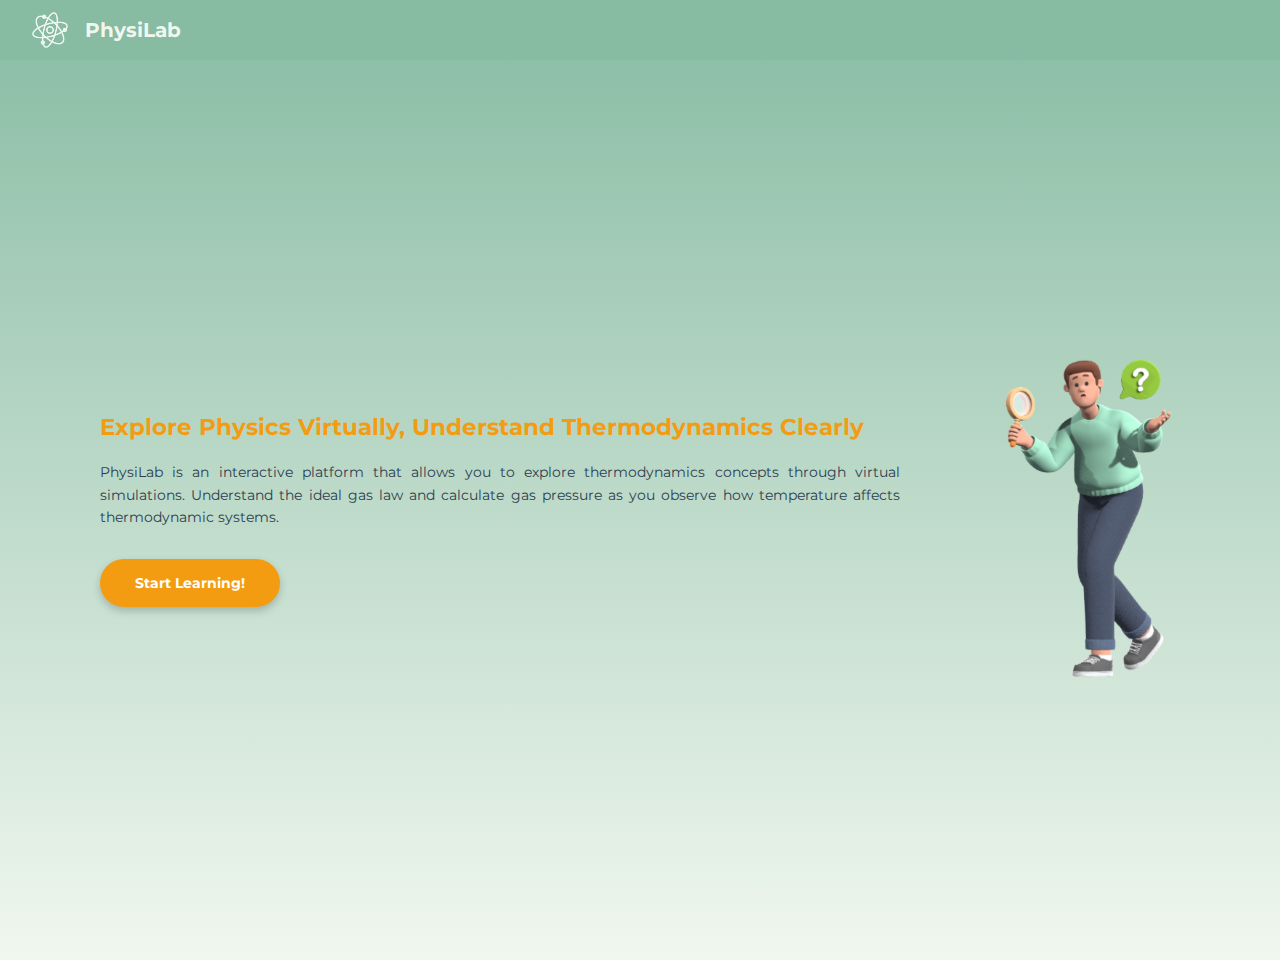
<file: index.html>
<!DOCTYPE html>
<html lang="en">
<head>
    <meta charset="UTF-8">
    <meta name="viewport" content="width=device-width, initial-scale=1.0">
    <title>Physilab</title>
    <link href="https://fonts.googleapis.com/css2?family=Montserrat:wght@400;700&display=swap" rel="stylesheet">
    <link rel="stylesheet" href="styles.css">
    <link rel="icon" href="images/logo3.png">
</head>
<body>
    <header class="header">
        <div class="logo-container">
            <img src="images/logo.png" alt="PhysiLab Logo" class="logo">
            <h1>PhysiLab</h1>
        </div>
    </header>

    <div class="content-container">
        <div class="text-content">
            <h1>Explore Physics Virtually, Understand Thermodynamics Clearly</h1>
            <p>
                PhysiLab is an interactive platform that allows you to explore thermodynamics concepts through virtual simulations. Understand the ideal gas law and calculate gas pressure as you observe how temperature affects thermodynamic systems.
            </p>
            <div class="button-container">
                <a href="login.html" class="btn-start">Start Learning!</a>
            </div>
        </div>
        <div class="image-content">
            <img src="images/orang.png" alt="Illustration">
        </div>
    </div>
</body>
</html>
</file>
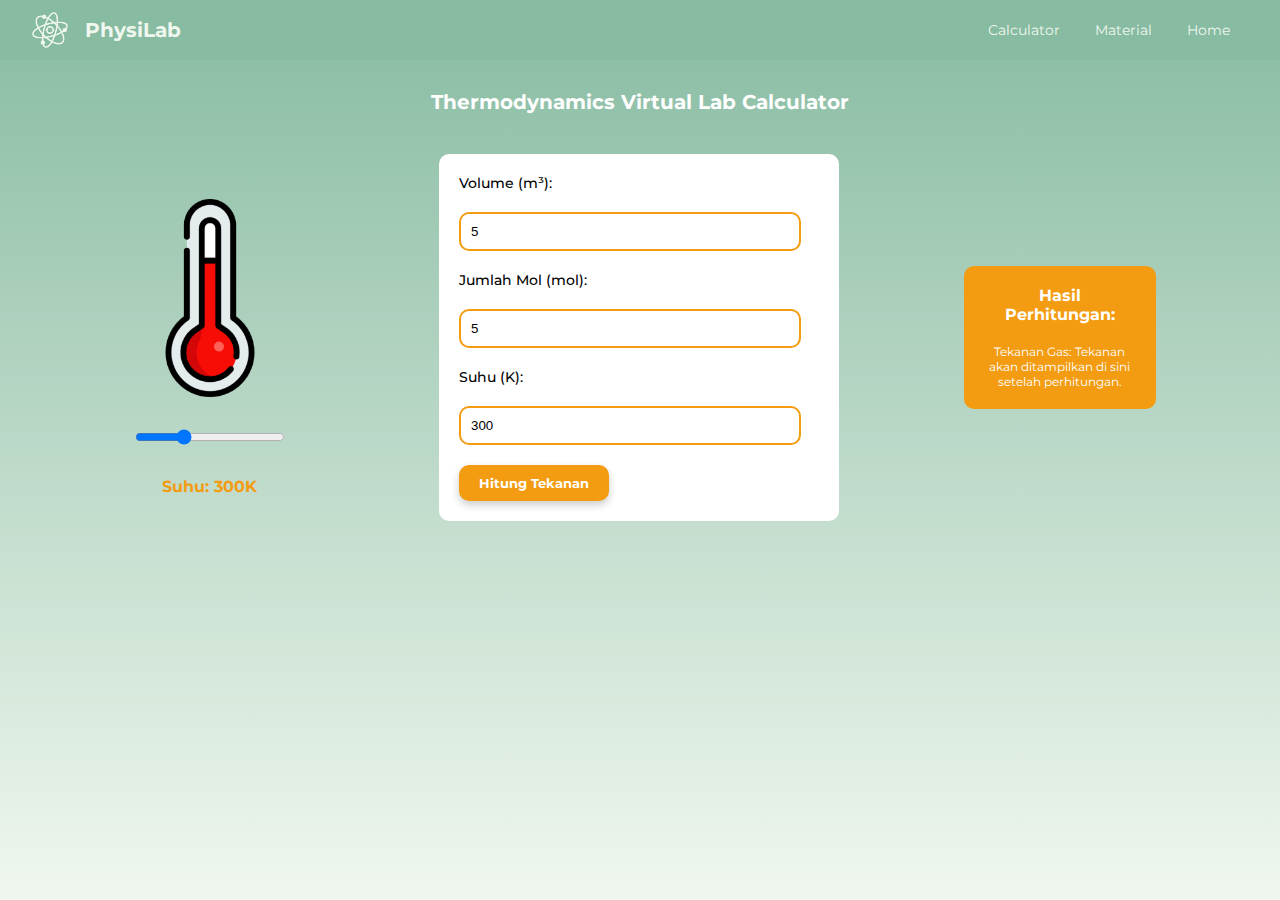
<file: calc.html>
<!DOCTYPE html>
<html lang="id">
<head>
    <meta charset="UTF-8">
    <meta name="viewport" content="width=device-width, initial-scale=1.0">
    <title>PhysiLab</title>
    <link href="https://fonts.googleapis.com/css2?family=Montserrat:wght@400;700&display=swap" rel="stylesheet">
    <link rel="stylesheet" href="styles.css">
    <link rel="icon" href="images/logo3.png">
</head>
<body>
    <header class="header">
        <div class="logo-container">
            <img src="images/logo.png" alt="PhysiLab Logo" class="logo">
            <h1>PhysiLab</h1>
        </div>
        <nav class="nav-links-mobile-only">
            <a href="landing.html" class="home-link">Home</a>
        </nav>
        <nav class="nav-links">
            <a href="calc.html">Calculator</a>
            <a href="material.html">Material</a>
            <a href="landing.html">Home</a>
        </nav>
    </header>

    <p class="below-header-text">Thermodynamics Virtual Lab Calculator</p>

    <div class="lab-container">
        <div class="thermometer-container">
            <img src="images/thermometer.png" alt="Termometer" class="thermometer">
            <input type="range" min="273" max="373" value="300" id="suhuSlider" oninput="updateSuhu(this.value)">
            <p id="suhuValue">Suhu: 300K</p>
        </div>
        <div class="input-container">
            <label for="volume">Volume (m³):</label>
            <input type="number" id="volume" placeholder="Masukkan volume dalam m³" value="5">
            <label for="mol">Jumlah Mol (mol):</label>
            <input type="number" id="mol" placeholder="Masukkan jumlah mol" value="5">
            <label for="suhu">Suhu (K):</label>
            <input type="number" id="suhu" value="300" readonly>
            <button onclick="hitungTekanan()">Hitung Tekanan</button>
        </div>
        <div class="result-container">
            <h3>Hasil Perhitungan:</h3>
            <p id="tekananOutput">Tekanan Gas: Tekanan akan ditampilkan di sini setelah perhitungan.</p>
        </div>
    </div>

    <script src="content.js"></script>
</body>
</html>
</file>
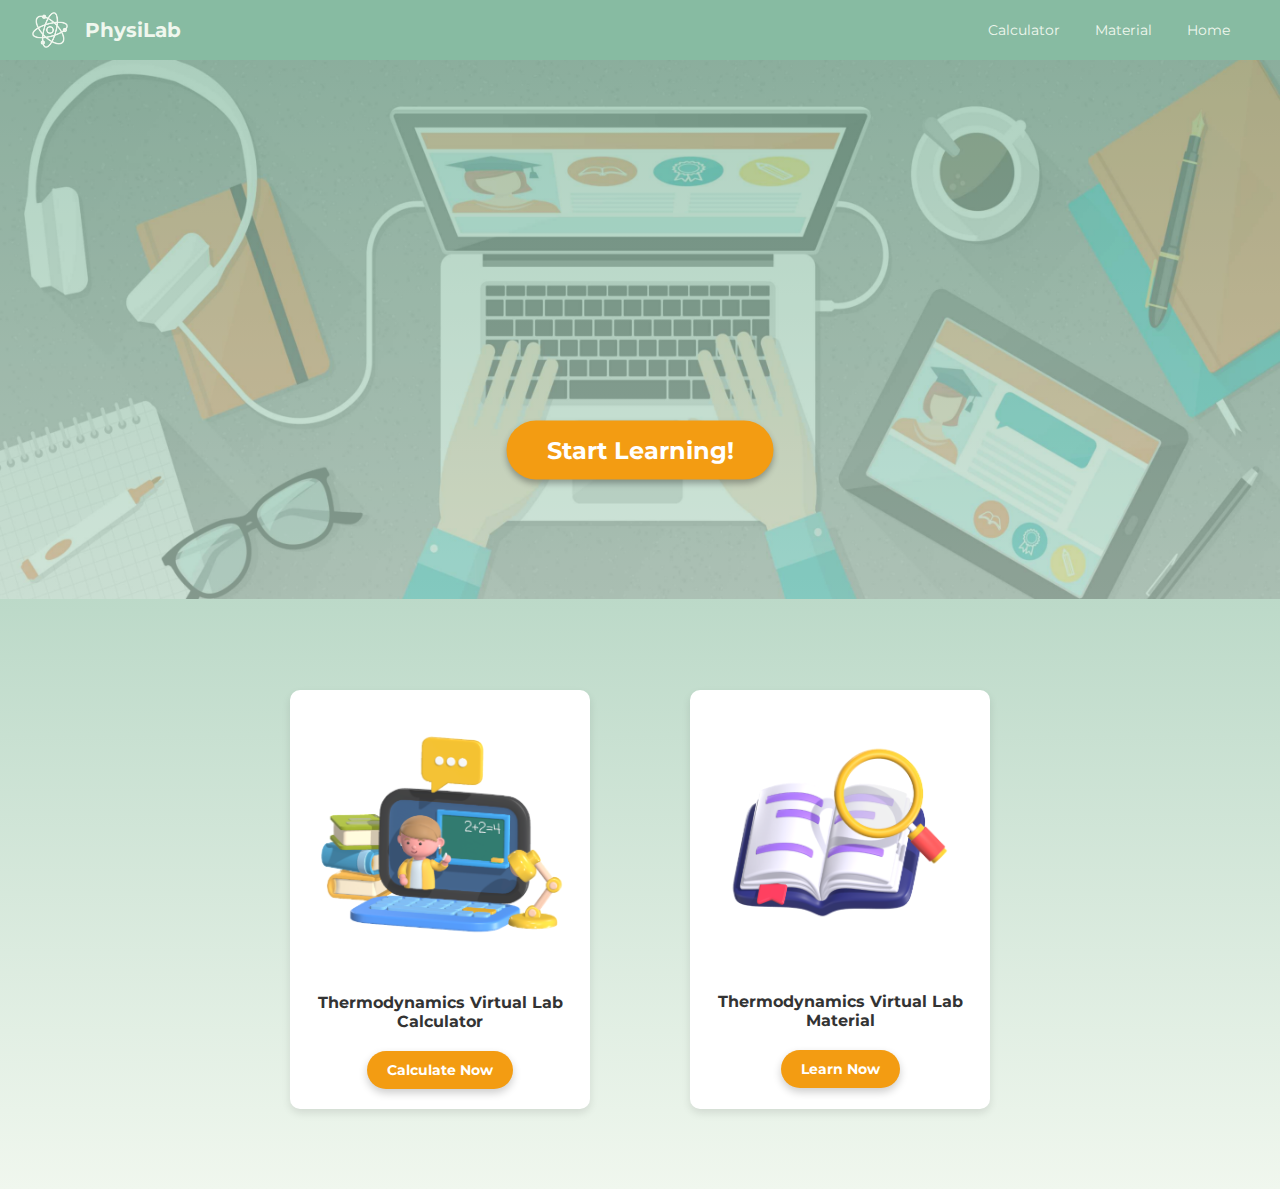
<file: landing.html>
<!DOCTYPE html>
<html lang="en">
<head>
    <meta charset="UTF-8">
    <meta name="viewport" content="width=device-width, initial-scale=1.0">
    <title>Physilab</title>
    <link href="https://fonts.googleapis.com/css2?family=Montserrat:wght@400;700&display=swap" rel="stylesheet">
    <link rel="stylesheet" href="styles.css">
</head>
<body>
    <header class="header">
        <div class="logo-container">
            <img src="images/logo.png" alt="PhysiLab Logo" class="logo">
            <h1>PhysiLab</h1>
        </div>
        <nav class="nav-links">
            <a href="calc.html">Calculator</a>
            <a href="material.html">Material</a>
            <a href="landing.html">Home</a>
        </nav>
    </header>

    <div class="bg-image-container">
        <img src="images/bg1.png" alt="Background" class="bg-image">
        <div class="cta-button-container">
            <a href="#" class="cta-btn">Start Learning!</a>
        </div>
    </div>

    <section id="courses-section" class="courses-section">
        <div class="course-card">
            <img src="images/calc.png" alt="Thermodynamics Virtual Lab Calculator">
            <h3>Thermodynamics Virtual Lab Calculator</h3>
            <a href="calc.html" class="join-btn">Calculate Now</a>
        </div>
        <div class="course-card">
            <img src="images/exe.png" alt="Thermodynamics Virtual Lab Exercise">
            <h3>Thermodynamics Virtual Lab Material</h3>
            <a href="material.html" class="join-btn">Learn Now</a>
        </div>
    </section>

    <script src="landing.js"></script>
</body>
</html>
</file>
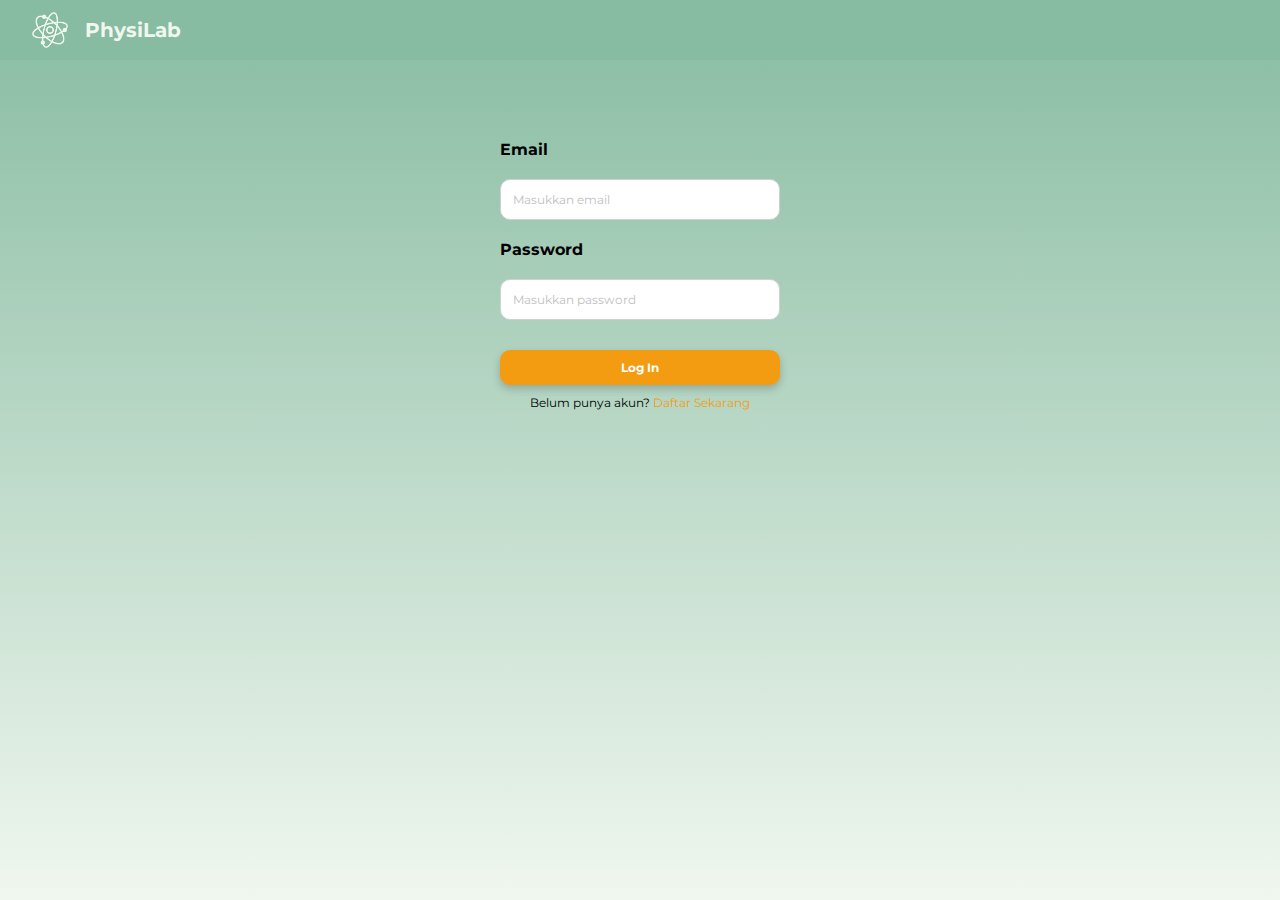
<file: login.html>
<!DOCTYPE html>
<html lang="en">
<head>
    <meta charset="UTF-8">
    <meta name="viewport" content="width=device-width, initial-scale=1.0">
    <title>Physilab</title>
    <link href="https://fonts.googleapis.com/css2?family=Montserrat:wght@400;700&display=swap" rel="stylesheet">

    <link rel="stylesheet" href="styles.css">
    <link rel="icon" href="images/logo3.png">
</head>
<body>
    <header class="header">
        <div class="logo-container">
            <img src="images/logo.png" alt="PhysiLab Logo" class="logo">
            <h1>PhysiLab</h1>
        </div>
    </header>

    <p class="logo-text"></p>

    <div class="login-container">    
        <form id="login-form"> 
            <div class="email">
                <label for="email">Email</label>
                <input type="email" id="email" placeholder="Masukkan email">
            </div>
            <div class="password">
                <label for="password">Password</label>
                <input type="password" id="password" placeholder="Masukkan password">
            </div>
            <button type="submit" class="login-btn">Log In</button>
        </form>
        <div class="signup-option">
            <p>Belum punya akun? <a href="signup.html">Daftar Sekarang</a></p>
        </div>
    </div>

    <script src="login.js"></script>
    
</body>
</html>
</file>
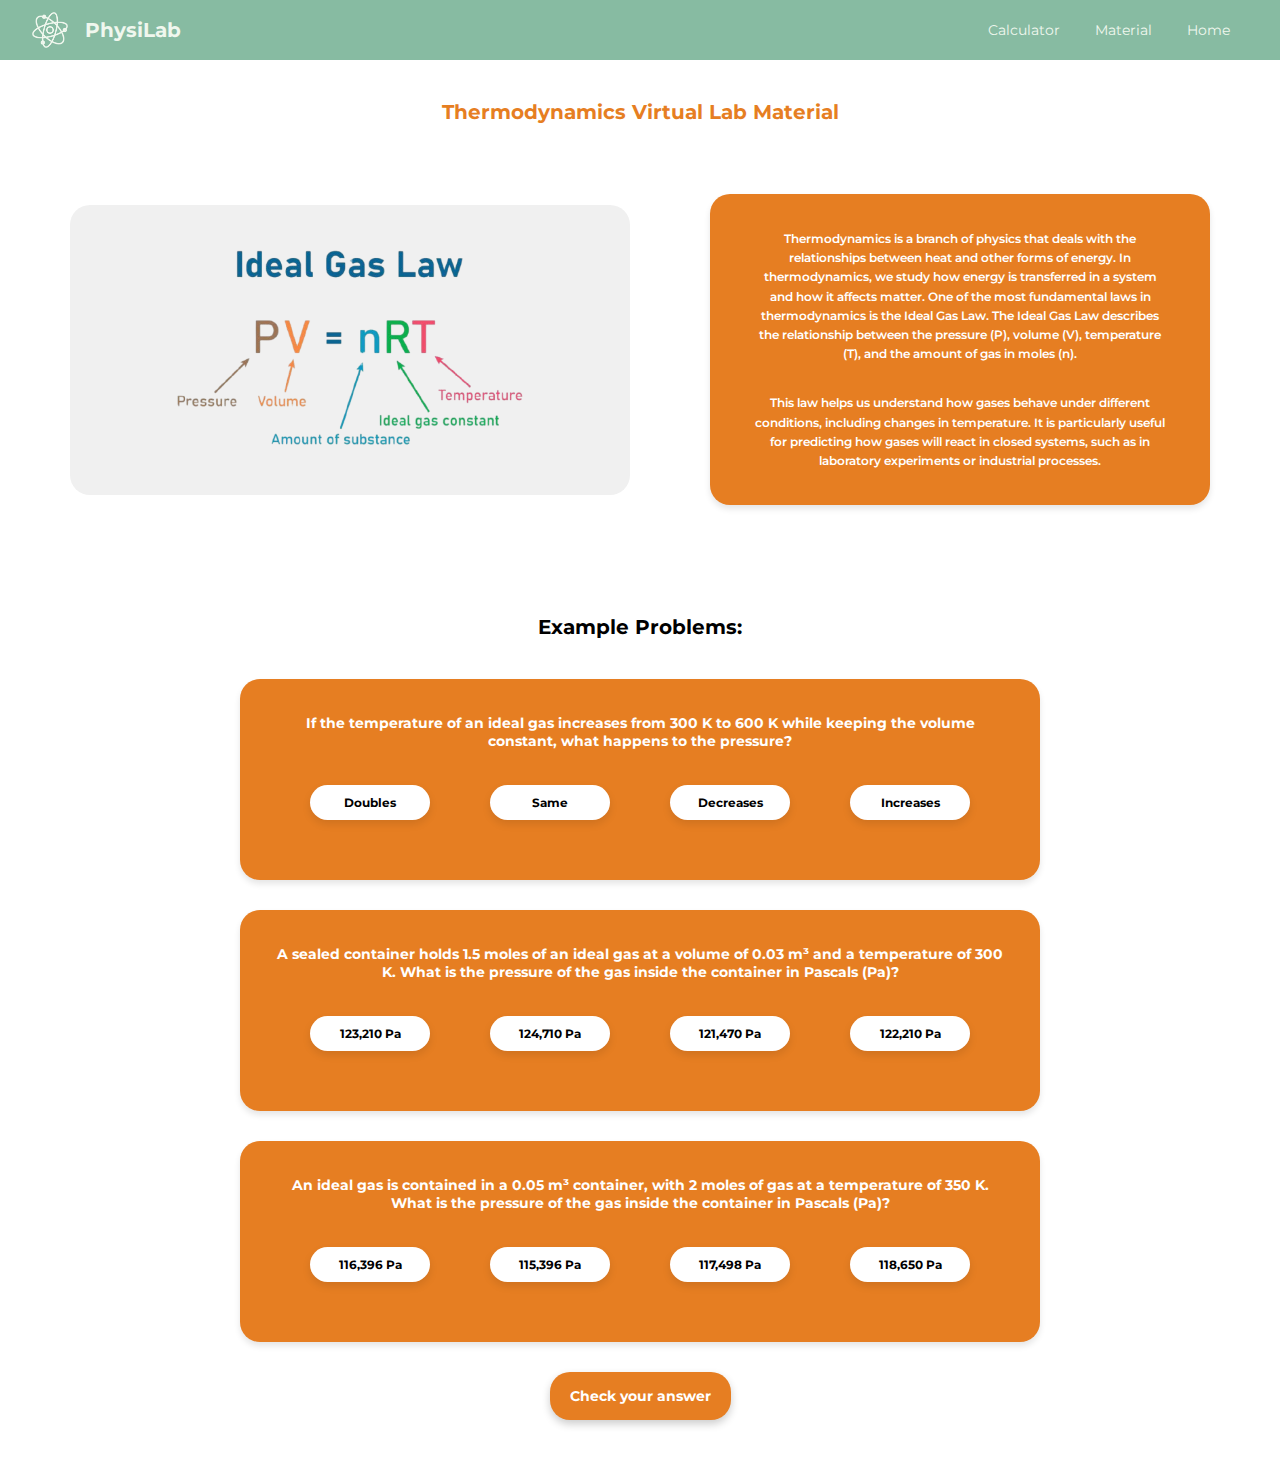
<file: material.html>
<!DOCTYPE html>
<html lang="en">
<head>
    <meta charset="UTF-8">
    <meta name="viewport" content="width=device-width, initial-scale=1.0">
    <title>Physilab</title>
    <link href="https://fonts.googleapis.com/css2?family=Montserrat:wght@400;700&display=swap" rel="stylesheet">
    <link rel="stylesheet" href="styles.css">
    <link rel="icon" href="images/logo3.png">
</head>
<body>
    <header class="header">
        <div class="logo-container">
            <img src="images/logo.png" alt="PhysiLab Logo" class="logo">
            <h1>PhysiLab</h1>
        </div>
        <nav class="nav-links-mobile-only">
            <a href="landing.html" class="home-link">Home</a>
        </nav>
        <nav class="nav-links">
            <a href="calc.html">Calculator</a>
            <a href="material.html">Material</a>
            <a href="landing.html">Home</a>
        </nav>
    </header>

    <p class="below-header-text1">Thermodynamics Virtual Lab Material</p>

    <section class="material-section">
        <div class="rumus-container">
            <img src="images/rumus.png" alt="Rumus" class="rumus">
        </div>
        <div class="text-background">
            <p>
                Thermodynamics is a branch of physics that deals with the relationships between heat and other forms of energy. In thermodynamics, we study how energy is transferred in a system and how it affects matter. One of the most fundamental laws in thermodynamics is the Ideal Gas Law. The Ideal Gas Law describes the relationship between the pressure (P), volume (V), temperature (T), and the amount of gas in moles (n).
            </p>
            <p>
                This law helps us understand how gases behave under different conditions, including changes in temperature. It is particularly useful for predicting how gases will react in closed systems, such as in laboratory experiments or industrial processes.
            </p>
        </div>
    </section>

    <section class="example-problems-section">
        <h2>Example Problems:</h2>
        <!-- First Problem -->
        <div class="problem-container">
            <div class="problem">
                If the temperature of an ideal gas increases from 300 K to 600 K while keeping the volume constant, what happens to the pressure?
            </div>
            <div class="answer-container">
                <div class="answer">
                    <input type="radio" id="option1_1" name="problem1" value="a">
                    <label for="option1_1">Doubles</label>
                </div>
                <div class="answer">
                    <input type="radio" id="option1_2" name="problem1" value="b">
                    <label for="option1_2">Same</label>
                </div>
                <div class="answer">
                    <input type="radio" id="option1_3" name="problem1" value="c">
                    <label for="option1_3">Decreases</label>
                </div>
                <div class="answer">
                    <input type="radio" id="option1_4" name="problem1" value="d">
                    <label for="option1_4">Increases</label>
                </div>
            </div>
            <div id="result1" class="result"></div>
        </div>

        <!-- Second Problem -->
        <div class="problem-container">
            <div class="problem">
                A sealed container holds 1.5 moles of an ideal gas at a volume of 0.03 m³ and a temperature of 300 K. What is the pressure of the gas inside the container in Pascals (Pa)?
            </div>
            <div class="answer-container">
                <div class="answer">
                    <input type="radio" id="option2_1" name="problem2" value="a">
                    <label for="option2_1">123,210 Pa</label>
                </div>
                <div class="answer">
                    <input type="radio" id="option2_2" name="problem2" value="b">
                    <label for="option2_2">124,710 Pa</label>
                </div>
                <div class="answer">
                    <input type="radio" id="option2_3" name="problem2" value="c">
                    <label for="option2_3">121,470 Pa</label>
                </div>
                <div class="answer">
                    <input type="radio" id="option2_4" name="problem2" value="d">
                    <label for="option2_4">122,210 Pa</label>
                </div>
            </div>
            <div id="result2" class="result"></div>
        </div>

        <!-- Third Problem -->
        <div class="problem-container">
            <div class="problem">
                An ideal gas is contained in a 0.05 m³ container, with 2 moles of gas at a temperature of 350 K. What is the pressure of the gas inside the container in Pascals (Pa)?
            </div>
            <div class="answer-container">
                <div class="answer">
                    <input type="radio" id="option3_1" name="problem3" value="a">
                    <label for="option3_1">116,396 Pa</label>
                </div>
                <div class="answer">
                    <input type="radio" id="option3_2" name="problem3" value="b">
                    <label for="option3_2">115,396 Pa</label>
                </div>
                <div class="answer">
                    <input type="radio" id="option3_3" name="problem3" value="c">
                    <label for="option3_3">117,498 Pa</label>
                </div>
                <div class="answer">
                    <input type="radio" id="option3_4" name="problem3" value="d">
                    <label for="option3_4">118,650 Pa</label>
                </div>
            </div>
            <div id="result3" class="result"></div>
        </div>

        <button id="checkAnswerBtn">Check your answer</button>
    </section>

    <script src="content.js"></script>
</body>
</html>
</file>
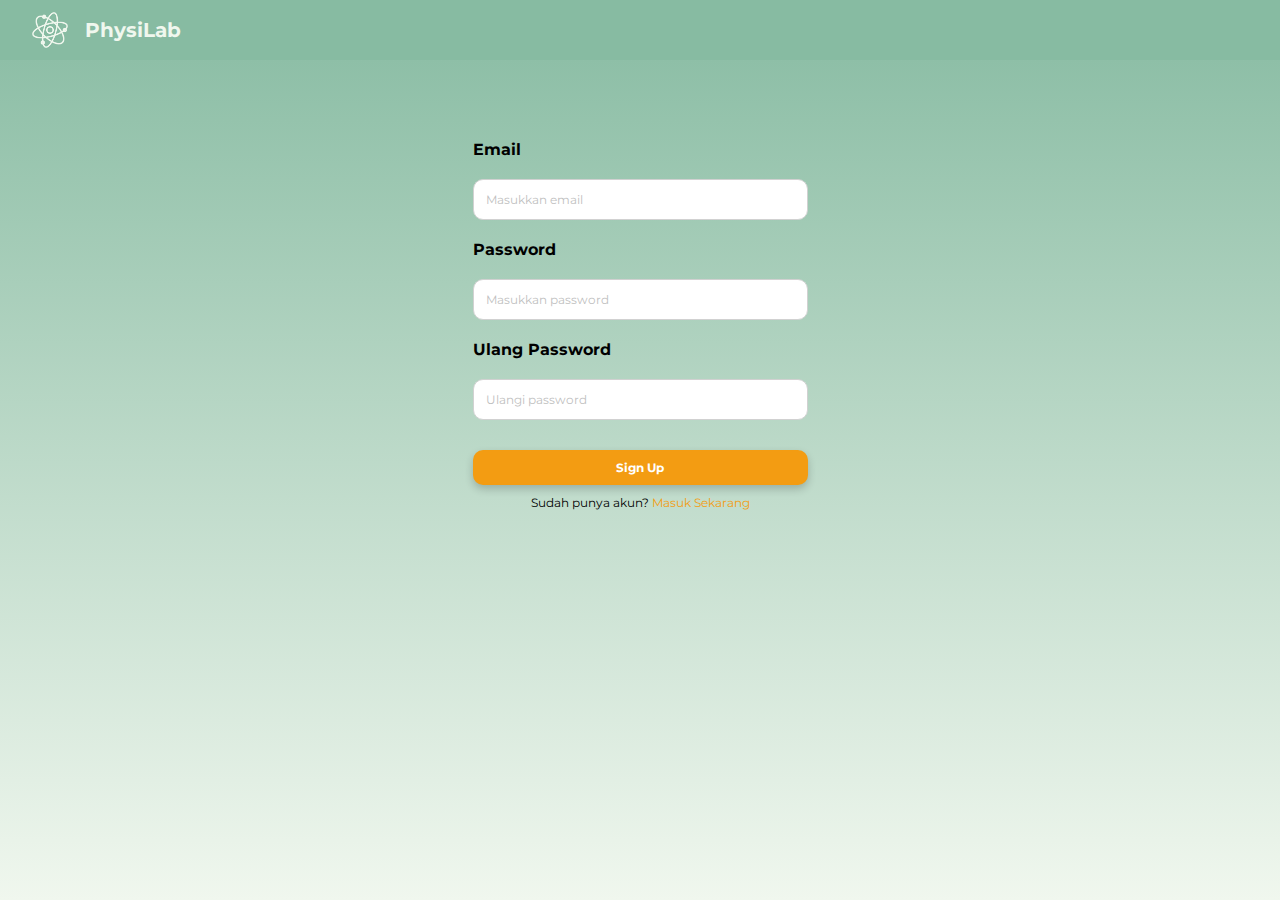
<file: signup.html>
<!DOCTYPE html>
<html lang="en">
<head>
    <meta charset="UTF-8">
    <meta name="viewport" content="width=device-width, initial-scale=1.0">
    <title>Physilab</title>
    <link href="https://fonts.googleapis.com/css2?family=Montserrat:wght@400;700&display=swap" rel="stylesheet">

    <link rel="stylesheet" href="styles.css">
    <link rel="icon" href="images/logo3.png">
</head>
<body>
    <header class="header">
        <div class="logo-container">
            <img src="images/logo.png" alt="PhysiLab Logo" class="logo">
            <h1>PhysiLab</h1>
        </div>
    </header>

    <p class="logo-text-signup"></p>

    <div class="login-container">    
        <form id="signup-form"> 
            <div class="email">
                <label for="email">Email</label>
                <input type="email" id="signup-email" placeholder="Masukkan email">
            </div>
            <div class="password">
                <label for="password">Password</label>
                <input type="password" id="signup-password" placeholder="Masukkan password">
            </div>
            <div class="password">
                <label for="confirm-password">Ulang Password</label>
                <input type="password" id="confirm-password" placeholder="Ulangi password">
            </div>
            <button type="submit" class="signup-btn">Sign Up</button>
        </form>
        <div class="signup-option">
            <p>Sudah punya akun? <a href="login.html">Masuk Sekarang</a></p>
        </div>
    </div>

    <script src="signup.js"></script>

</body>
</html>
</file>
<file: styles.css>
* {
    margin: 0;
    padding: 0;
    box-sizing: border-box;
}

.header {
    background-color: #87bba2;
    padding: 10px 20px;
    display: flex;
    align-items: center;
    justify-content: space-between;
}

.logo-container {
    display: flex;
    align-items: center;
    gap: 15px;
}

.logo {
    margin-left: 10px;
    width: 40px;
    height: 40px;
}

h1 {
    font-size: 20px;
    color: #f0f7ee;
    margin: 0;
}

.nav-links {
    display: flex;
    gap: 5px;
}

.nav-links a {
    font-family: 'Montserrat', sans-serif;
    font-weight: 400;
    text-decoration: none;
    font-size: 14px;
    color: #f0f7ee;
    transition: color 0.3s;
    margin-right: 30px;
}

.nav-links a:hover {
    text-decoration: underline;
    color: #f39c12;
}

.nav-links-mobile-only {
    display: none;
}

body {
    font-family: 'Montserrat', sans-serif;
    background-image: linear-gradient(#87bba2, #f0f7ee);
    margin: 0;
    background-size: cover;
    min-height: 100vh;
}

.bg-image-container {
    width: 100%;
    height: 550px;
    overflow: hidden;
}

.bg-image {
    width: 100%;
    height: 98%;
    object-fit: cover;
}

.content-container {
    display: flex;
    justify-content: space-evenly;
    padding: 20px;
    min-height: 100vh;
    position: relative;
    align-items: center;
}

.button-container {
    margin-top: 30px;
}

.btn-start {
    display: inline-block;
    padding: 15px 35px;
    background-color: #f39c12;
    color: #fff;
    text-decoration: none;
    border-radius: 30px;
    font-size: 14px;
    font-weight: bold;
    transition: background-color 0.3s ease;
    box-shadow: 0 4px 8px rgba(0, 0, 0, 0.2);
}

.btn-start:hover {
    background-color: #e67e22;
}

.cta-button-container {
    position: absolute;
    top: 50%;
    left: 50%;
    transform: translate(-50%, -50%);
    z-index: 1;
}

.cta-btn {
    display: block;
    margin: 20px auto;
    text-align: center;
    padding: 15px 40px;
    background-color: #f39c12;
    color: #fff;
    text-decoration: none;
    font-size: 1.5rem;
    font-weight: bold;
    border-radius: 50px;
    box-shadow: 0 4px 6px rgba(0, 0, 0, 0.3);
    transition: background-color 0.3s ease;
}

.cta-btn:hover {
    background-color: #e67e22;
}

.courses-section {
    display: flex;
    justify-content: center;
    margin-top: 80px;
    gap: 100px;
    margin-bottom: 80px;
}

.course-card {
    background-color: white;
    border-radius: 10px;
    box-shadow: 0 4px 8px rgba(0, 0, 0, 0.1);
    width: 300px;
    text-align: center;
    padding: 20px;
    transition: transform 0.3s ease;
}

.course-card:hover {
    transform: translateY(-10px);
}

.course-card img {
    width: 100%;
    height: auto;
    border-radius: 10px;
}

.course-card h3 {
    font-size: 16px;
    margin: 20px 0;
    color: #333;
}

.join-btn {
    display: inline-block;
    padding: 10px 20px;
    background-color: #f39c12;
    color: #fff;
    text-decoration: none;
    border-radius: 30px;
    font-size: 14px;
    font-weight: bold;
    transition: background-color 0.3s ease;
    box-shadow: 0 4px 8px rgba(0, 0, 0, 0.2);
    text-align: center;
}

.join-btn:hover {
    background-color: #e67e22;
}

.text-content {
    text-align: justify;
    flex: 1;
    padding: 80px;
    align-items: center;
}

.text-content h1 {
    font-size: 23px;
    color: #f39c12;
    margin-bottom: 20px;
}

.text-content p {
    font-size: 14px;
    line-height: 1.6;
    color: #2c3e50;
}

.image-content {
    display: flex;
    flex-direction: column;
    align-items: flex-start;
    width: 250px;
    margin-right: 30px;
    margin-top: 15px;
    text-align: right;
}

.image-content img {
    max-width: 100%;
    height: auto;
}

.lab-container {
    display: flex;
    justify-content: space-evenly;
    align-items: center;
    margin-top: 40px;
}

.thermometer-container {
    display: flex;
    flex-direction: column;
    align-items: center;
    width: 150px;
    margin-top: 20px;
    margin-left: 10px;
}

.thermometer {
    width: 150px;
}

input[type="range"] {
    width: 150px;
    margin-top: 20px;
}

#suhuValue {
    margin-top: 0;
    font-size: 16px;
    color: #f39c12;
    font-weight: bold;
}

.below-header-text {
    font-size: 20px;
    color: #ffffff;
    text-align: center;
    margin-top: 30px;
    font-weight: bold;
    font-family: 'Montserrat', sans-serif;
}

.input-container {
    margin-left: 30px;
    align-items: center;
    max-width: 400px;
    background-color: #ffffff;
    padding: 20px;
    border-radius: 10px;
    font-size: 14px;
    font-weight: 500;
}

input {
    width: 95%;
    padding: 10px;
    margin: 20px 0;
    border-radius: 10px;
    border: 2px solid #f39c12;
}

button {
    padding: 10px 20px;
    background-color: #f39c12;
    color: white;
    border: none;
    border-radius: 10px;
    cursor: pointer;
    font-family: 'Montserrat', sans-serif;
    font-weight: bold;
    transition: background-color 0.3s ease;
    box-shadow: 0 4px 8px rgba(0, 0, 0, 0.2);
}

button:hover {
    background-color: #e67e22;
}

.result-container {
    background-color: #f39c12;
    color: #ffffff;
    padding: 20px 20px;
    border-radius: 10px;
    width: 15%;
    text-align: center;
}

.result-container h3 {
    font-size: 16px;
}

.result-container p {
    margin-top: 20px;
    font-size: 12px;
}

.logo-text,
.logo-text-signup {
    margin-top: 60px;
}

.login-container {
    display: flex;
    flex-direction: column;
    align-items: center;
    justify-content: center;
    padding: 20px;
    margin: 0 auto;
}

.email,
.password,
.ulang-password {
    display: block;
    font-weight: bold;
}

input[type="email"],
input[type="password"] {
    width: 100%;
    padding: 12px;
    border: 1px solid #d1d1d1;
    border-radius: 10px;
    font-size: 12px;
    font-family: 'Montserrat', sans-serif;
}

input[type="email"]::placeholder,
input[type="password"]::placeholder {
    color: #bfbfbf;
}

.login-btn,
.signup-btn {
    margin-top: 10px;
    width: 100%;
    padding: 10px;
    background-color: #f39c12;
    color: white;
    border: none;
    border-radius: 10px;
    font-size: 12px;
    cursor: pointer;
    transition: background-color 0.3s;
}

.login-btn:hover,
.signup-btn:hover {
    background-color: #e67e22;
}

.signup-option {
    margin-top: 10px;
    font-family: 'Montserrat', sans-serif;
    font-size: 12px;
}

.signup-option a {
    color: #f39c12;
    text-decoration: none;
}

.signup-option a:hover {
    text-decoration: underline;
}

.below-header-text1 {
    background-color: #ffffff;
    font-size: 20px;
    padding: 40px;
    color: #e67e22;
    text-align: center;
    font-weight: bold;
    font-family: 'Montserrat', sans-serif;
}

.text-background {
    background-color: #e67e22;
    padding: 5px;
    border-radius: 20px;
    margin-top: 0px;
    box-shadow: 0px 4px 6px rgba(0, 0, 0, 0.1);
    max-width: 800px;
    margin: 0 40px;
}

.material-section {
    background-color: #ffffff;
    display: flex;
    justify-content: space-evenly;
    align-items: center;
    text-align: center;
    padding: 30px;
}

.material-section p {
    font-size: 12px;
    line-height: 1.6;
    color: #ffffff;
    margin: 30px 40px;
    font-weight: 600;
}

.rumus-container {
    display: flex;
    justify-content: center;
    align-items: center;
    background-color: #f0f0f0;
    width: auto;
    margin: 0 40px;
    border-radius: 20px;
    padding: 30px;
}

.rumus {
    width: 500px;
}

.example-problems-section {
    background-color: white;
    padding: 50px 0;
    text-align: center;
    display: flex;
    flex-direction: column;
    align-items: center;
    justify-content: space-evenly;
}

.example-problems-section h2 {
    font-size: 20px;
    font-weight: bold;
    margin: 30px 0 40px;
}

.problem-container {
    gap: 30px;
    padding: 30px;
    background-color: #e67e22;
    border-radius: 20px;
    box-shadow: 0px 4px 6px rgba(0, 0, 0, 0.1);
    max-width: 800px;
    text-align: center;
    display: flex;
    flex-direction: column;
    align-items: center;
    justify-content: space-evenly;
    margin-bottom: 30px;
}

.problem {
    padding: 5px;
    color: white;
    border-radius: 20px;
    font-size: 14px;
    font-weight: bold;
}

.answer-container {
    display: flex;
    justify-content: space-evenly;
    align-items: center;
    flex-wrap: wrap;
    gap: 60px;
}

.answer {
    background-color: #ffffff;
    border-radius: 20px;
    text-align: center;
    cursor: pointer;
    font-size: 12px;
    padding: 10px 20px;
    box-shadow: 0 4px 8px rgba(0, 0, 0, 0.1);
    min-width: 120px;
}

.answer input[type="radio"] {
    display: none;
}

.answer label {
    cursor: pointer;
    font-size: 12px;
    font-weight: bold;
}

.answer input[type="radio"]:checked + label {
    background-color: #e67e22;
    color: white;
    border-radius: 20px;
    padding: 10px 20px;
}

#checkAnswerBtn {
    background-color: #e67e22;
    color: white;
    padding: 15px 20px;
    border-radius: 20px;
    border: none;
    font-size: 14px;
    font-weight: bold;
    cursor: pointer;
    transition: background-color 0.3s ease;
}

#checkAnswerBtn:hover {
    background-color: #d35400;
}

@media (max-width: 768px) {
    .header {
        align-items: center;
        text-align: center;
    }

    .content-container {
        flex-direction: column;
        padding: 10px;
    }

    .text-content {
        text-align: center;
    }

    .text-content h1 {
        font-size: 18px;
    }

    .text-content p {
        margin-top: 20px;
        font-size: 14px;
    }

    .image-content {
        padding: 10px;
        width: 50%;
        margin-left: 50px;
    }

    .btn-start {
        width: 80%;
        padding: 10px 20px;
        margin: 10px 0;
    }

    .lab-container {
        flex-direction: column;
        align-items: center;
    }

    .thermometer-container {
        margin-right: 40px;
        width: 150px;
    }

    #suhuValue {
        margin-bottom: 30px;
    }

    .input-container {
        margin-right: 30px;
    }

    .result-container {
        margin-top: 30px;
        width: 370px;
        margin-left: 10px;
    }

    .material-section {
        flex-direction: column;
        align-items: center;
        gap: 40px;
    }

    .rumus-container {
        max-width: 400px;
        margin-left: 40px;
    }

    .text-background {
        width: 80%;
        margin-right: 35px;
    }

    .courses-section {
        flex-direction: column;
        align-items: center;
        gap: 20px;
    }

    .course-card {
        width: 90%;
    }

    .login-container,
    .signup-form {
        width: 90%;
        padding: 20px;
    }

    .example-problems-section {
        padding: 20px 10px;
    }

    .problem-container {
        max-width: 90%;
    }

    .cta-btn {
        margin-bottom: 30px;
    }

    .nav-links {
        display: none;
    }

    .nav-links-mobile-only {
        display: flex;
        justify-content: flex-end;
    }

    .home-link {
        color: #ffffff;
        text-decoration: none;
        font-size: 16px;
        margin-right: 20px;
    }

    .home-link:hover {
        text-decoration: underline;
    }
}

@media (max-width: 480px) {
    h1 {
        font-size: 18px;
    }

    .btn-start,
    .cta-btn {
        font-size: 14px;
    }

    .below-header-text,
    .below-header-text1 {
        font-size: 16px;
    }

    input {
        padding: 8px;
    }

    button {
        font-size: 12px;
        padding: 10px 15px;
    }
}
</file>
